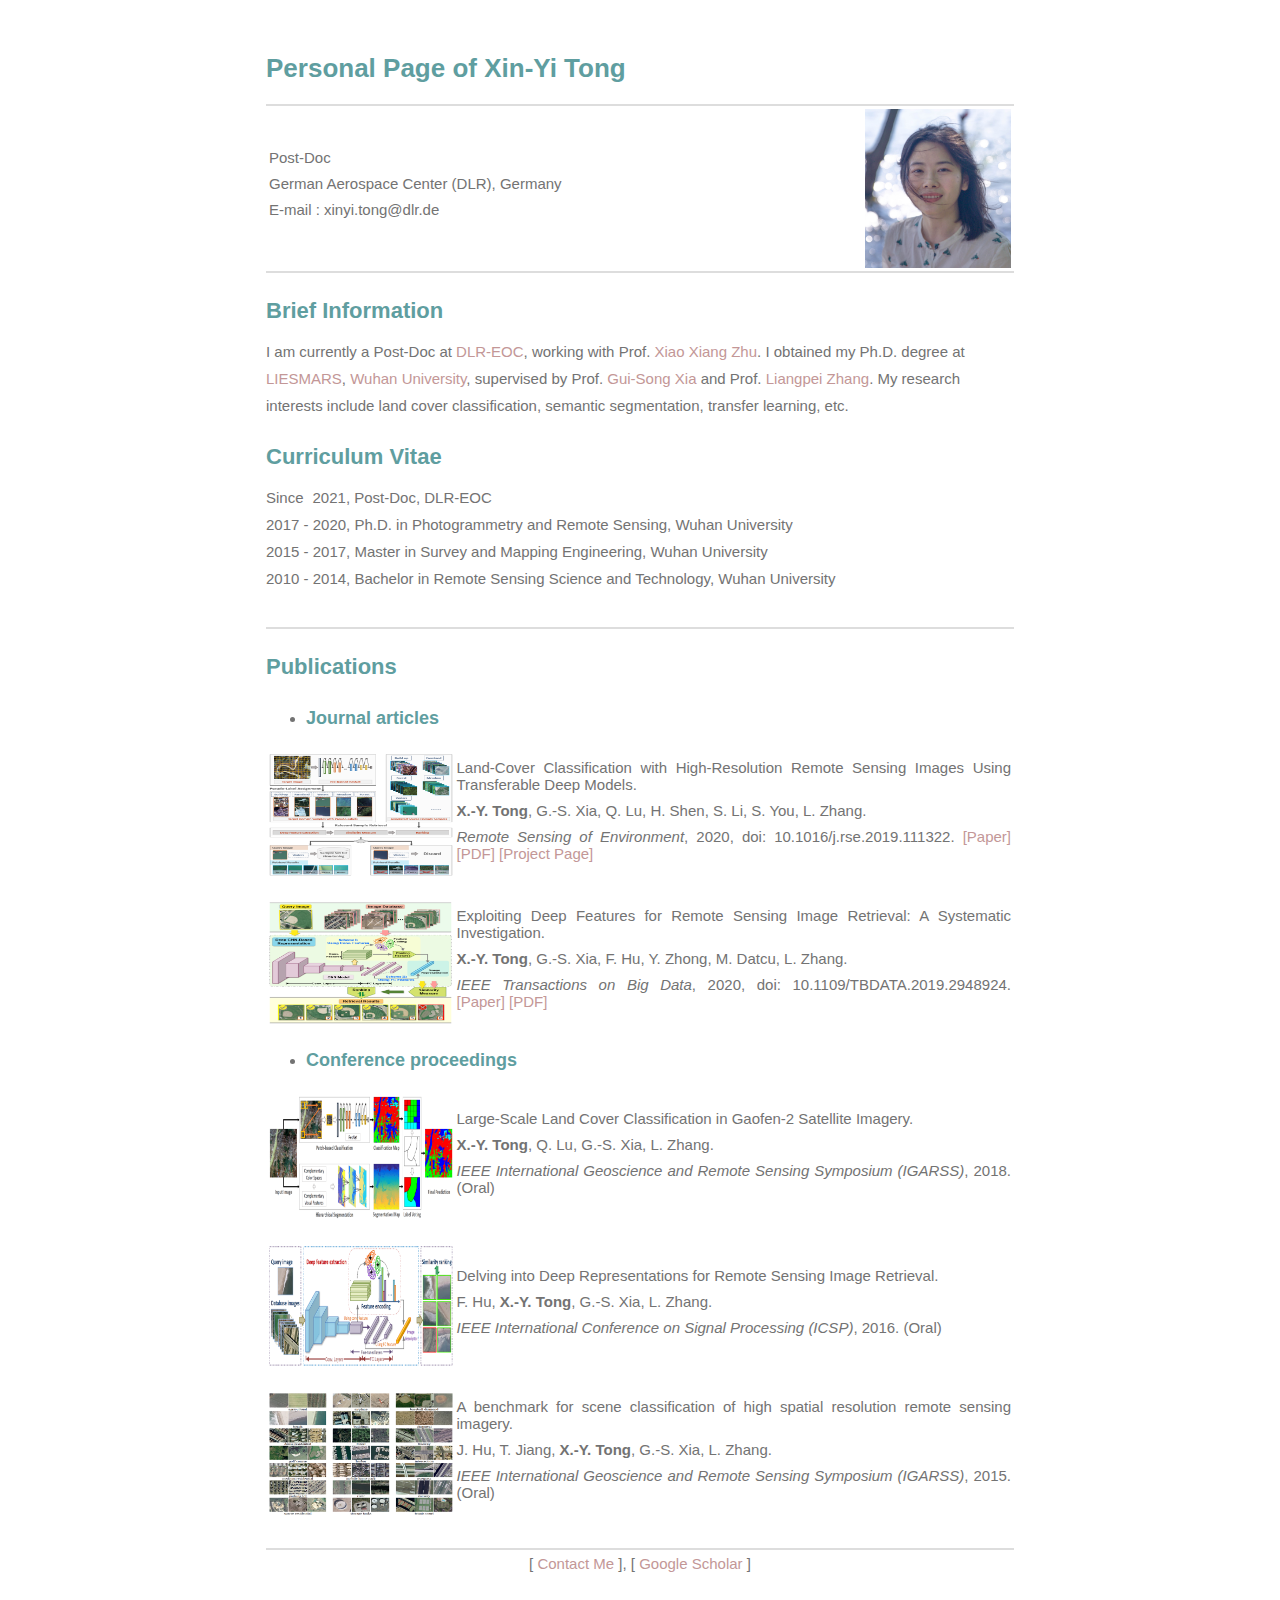
<file: index.html>
<html lang="en"><head>
    <meta charset="UTF-8">
    <title>Xin-Yi Tong</title>
<style id="system" type="text/css">
    h1,h2,h3,h4,h5,h6,p,blockquote {    margin: 0;    padding: 0;}
    body {font-family: "Helvetica Neue", Helvetica, "Hiragino Sans GB", Arial, sans-serif; 
        font-size: 15px; line-height: 27px; color: #737373; margin: 10px 13px 10px 13px;}
    tr,td {font-size: 15px; color: #737373; text-align: justify; text-justify: inter-character;}
    ul {text-align: justify; text-justify: inter-character;}
    a {color: #C39797; text-decoration: none;}
    a:hover {color: #8FBC8F; text-decoration: none;}
    a img {border: none;}
    p {margin-bottom: 9px;}
    h1,h2,h3,h4,h5,h6 {color: #5F9EA0; line-height: 36px;}
    h1 {margin-top: 50px; margin-bottom: 18px; font-size: 26px;}
    h2 {margin-top: 20px; font-size: 22px;}
    h3 {font-size: 18px;}
    h4 {font-size: 16px;}
    h5 {font-size: 14px;}
    h6 {font-size: 13px;}
    hr {margin: 0 0 19px; border: 0; border-bottom: 1px solid #ccc;}
    blockquote {padding: 13px 13px 21px 15px; margin-bottom: 18px; font-family:georgia,serif; font-style: italic;}
    blockquote:before {content:"C"; font-size:40px; margin-left:-10px; font-family:georgia,serif; color:#eee;}
    blockquote p {font-size: 14px; font-weight: 300; line-height: 18px; margin-bottom: 0; font-style: italic;}
    code, pre {font-family: Monaco, Andale Mono, Courier New, monospace;}
    code {background-color: #fee9cc; color: rgba(0, 0, 0, 0.75); padding: 1px 3px; font-size: 12px; 
        -webkit-border-radius: 3px; -moz-border-radius: 3px; border-radius: 3px;}
    pre {display: block; padding: 14px; margin: 0 0 18px; line-height: 16px; font-size: 11px; 
        border: 1px solid #d9d9d9; white-space: pre-wrap; word-wrap: break-word;}
    pre code {background-color: #fff; color:#737373; font-size: 11px; padding: 0;}
    @media screen and (min-width: 768px) {body {width: 748px; margin:10px auto;}}
    </style><style id="custom" type="text/css"></style></head>

<body marginheight="0"><h1>Personal Page of Xin-Yi Tong</h1>
    
<div style="border:0.8px solid #dddddd"></div> 
    
<table border="0">
  <tbody><tr>
    <td width="80%">
    <p>Post-Doc</p>
    <p>German Aerospace Center (DLR), Germany</p>
    <p>E-mail : xinyi.tong@dlr.de</p>
    </td>
    <td width="20%">
      <img src="/photo.jpg" width="100%"> 
    </td>
  </tr>
</tbody></table>

<div style="border:0.8px solid #dddddd"></div>   

<h2>Brief Information</h2>
<p><div>I am currently a Post-Doc at <a href="https://www.dlr.de/eoc/en">DLR-EOC</a>, working with Prof.
   <a href="https://scholar.google.de/citations?user=CNakdIgAAAAJ">Xiao Xiang Zhu</a>.
   I obtained my Ph.D. degree at <a href="http://www.lmars.whu.edu.cn/en/">LIESMARS</a>,  
   <a href="https://en.whu.edu.cn/">Wuhan University</a>, supervised by Prof. 
   <a href="https://scholar.google.com/citations?user=SAUCVsEAAAAJ">Gui-Song Xia</a> and Prof. 
   <a href="https://scholar.google.com/citations?user=vzj2hcYAAAAJ">Liangpei Zhang</a>.
   My research interests include 
   land cover classification, semantic segmentation, transfer learning, etc.</div></p>

<h2>Curriculum Vitae</h2>
<p><div>Since&thinsp;&thinsp;&thinsp;2021, Post-Doc, DLR-EOC</div>
   <div>2017 - 2020, Ph.D. in Photogrammetry and Remote Sensing, Wuhan University</div>
   <div>2015 - 2017, Master in Survey and Mapping Engineering, Wuhan University</div>
   <div>2010 - 2014, Bachelor in Remote Sensing Science and Technology, Wuhan University</div></p>
    
<div style="border:13px solid #FFFFFF"></div>    
<div style="border:0.8px solid #dddddd"></div>  
    
<h2>Publications</h2>
    
<ul>
<li><h3>Journal articles</h3>
</li>
</ul>

<table border="0">
<tbody><tr>
  <td width="25%">
  <img src="/figure/index/RSE-20.png" width="100%"> 
  </td>
  <td width="75%">
  <p>Land-Cover Classification with High-Resolution Remote Sensing Images Using Transferable Deep Models.</p>
  <p><b>X.-Y. Tong</b>, G.-S. Xia, Q. Lu, H. Shen, S. Li, S. You, L. Zhang.</p>
  <p><i>Remote Sensing of Environment</i>, 2020, doi: 10.1016/j.rse.2019.111322. 
    <a href="https://www.sciencedirect.com/science/article/abs/pii/S0034425719303414/">[Paper]</a>
    <a href="https://arxiv.org/pdf/1807.05713.pdf">[PDF]</a>
    <a href="https://x-ytong.github.io/project/GID.html">[Project Page]</a></p>
  </td>
</tr>
</tbody></table>

<div style="border:10px solid #FFFFFF"></div> 

<table border="0">
<tbody><tr>
  <td width="25%">
  <img src="/figure/index/TBD-19.png" width="100%"> 
  </td>
  <td width="75%">
  <p>Exploiting Deep Features for Remote Sensing Image Retrieval: A Systematic Investigation.</p>
  <p><b>X.-Y. Tong</b>, G.-S. Xia, F. Hu, Y. Zhong, M. Datcu, L. Zhang.</p>
  <p><i>IEEE Transactions on Big Data</i>, 2020, doi: 10.1109/TBDATA.2019.2948924. 
    <a href="https://ieeexplore.ieee.org/document/8880494/">[Paper]</a>
    <a href="https://arxiv.org/pdf/1707.07321.pdf">[PDF]</a></p>
  </td>
</tr>
</tbody></table>
    
<ul>
<li><h3>Conference proceedings</h3>
</li>
</ul>   
    
<table border="0">
<tbody><tr>
  <td width="25%">
  <img src="/figure/index/IGARSS-18.png" width="100%"> 
  </td>
  <td width="75%">
  <p>Large-Scale Land Cover Classification in Gaofen-2 Satellite Imagery.</p>
  <p><b>X.-Y. Tong</b>, Q. Lu, G.-S. Xia, L. Zhang.</p>
  <p><i>IEEE International Geoscience and Remote Sensing Symposium (IGARSS)</i>, 2018. (Oral)</p>
  </td>
</tr>
</tbody></table>

<div style="border:10px solid #FFFFFF"></div> 

<table border="0">
<tbody><tr>
  <td width="25%">
  <img src="/figure/index/ICSP-16.png" width="100%"> 
  </td>
  <td width="75%">
  <p>Delving into Deep Representations for Remote Sensing Image Retrieval.</p>
  <p>F. Hu, <b>X.-Y. Tong</b>, G.-S. Xia, L. Zhang.</p>
  <p><i>IEEE International Conference on Signal Processing (ICSP)</i>, 2016. (Oral)</p>
  </td>
</tr>
</tbody></table>

<div style="border:10px solid #FFFFFF"></div> 
	
<table border="0">
<tbody><tr>
  <td width="25%">
  <img src="/figure/index/IGARSS-15.png" width="100%"> 
  </td>
  <td width="75%">
  <p>A benchmark for scene classification of high spatial resolution remote sensing imagery.</p>
  <p>J. Hu, T. Jiang, <b>X.-Y. Tong</b>, G.-S. Xia, L. Zhang.</p>
  <p><i>IEEE International Geoscience and Remote Sensing Symposium (IGARSS)</i>, 2015. (Oral)</p>
  </td>
</tr>
</tbody></table>

<div style="border:15px solid #FFFFFF"></div>    
<div style="border:0.8px solid #dddddd"></div>     

<p style="text-align:center;">
    [<a href="mailto:xinyi.tong@dlr.de"> Contact Me </a>],
    [<a href="https://scholar.google.com/citations?user=O-yq850AAAAJ"> Google Scholar </a>]</p>
		
<div style="border:50px solid #FFFFFF "></div>	
            
</body></html>
</file>
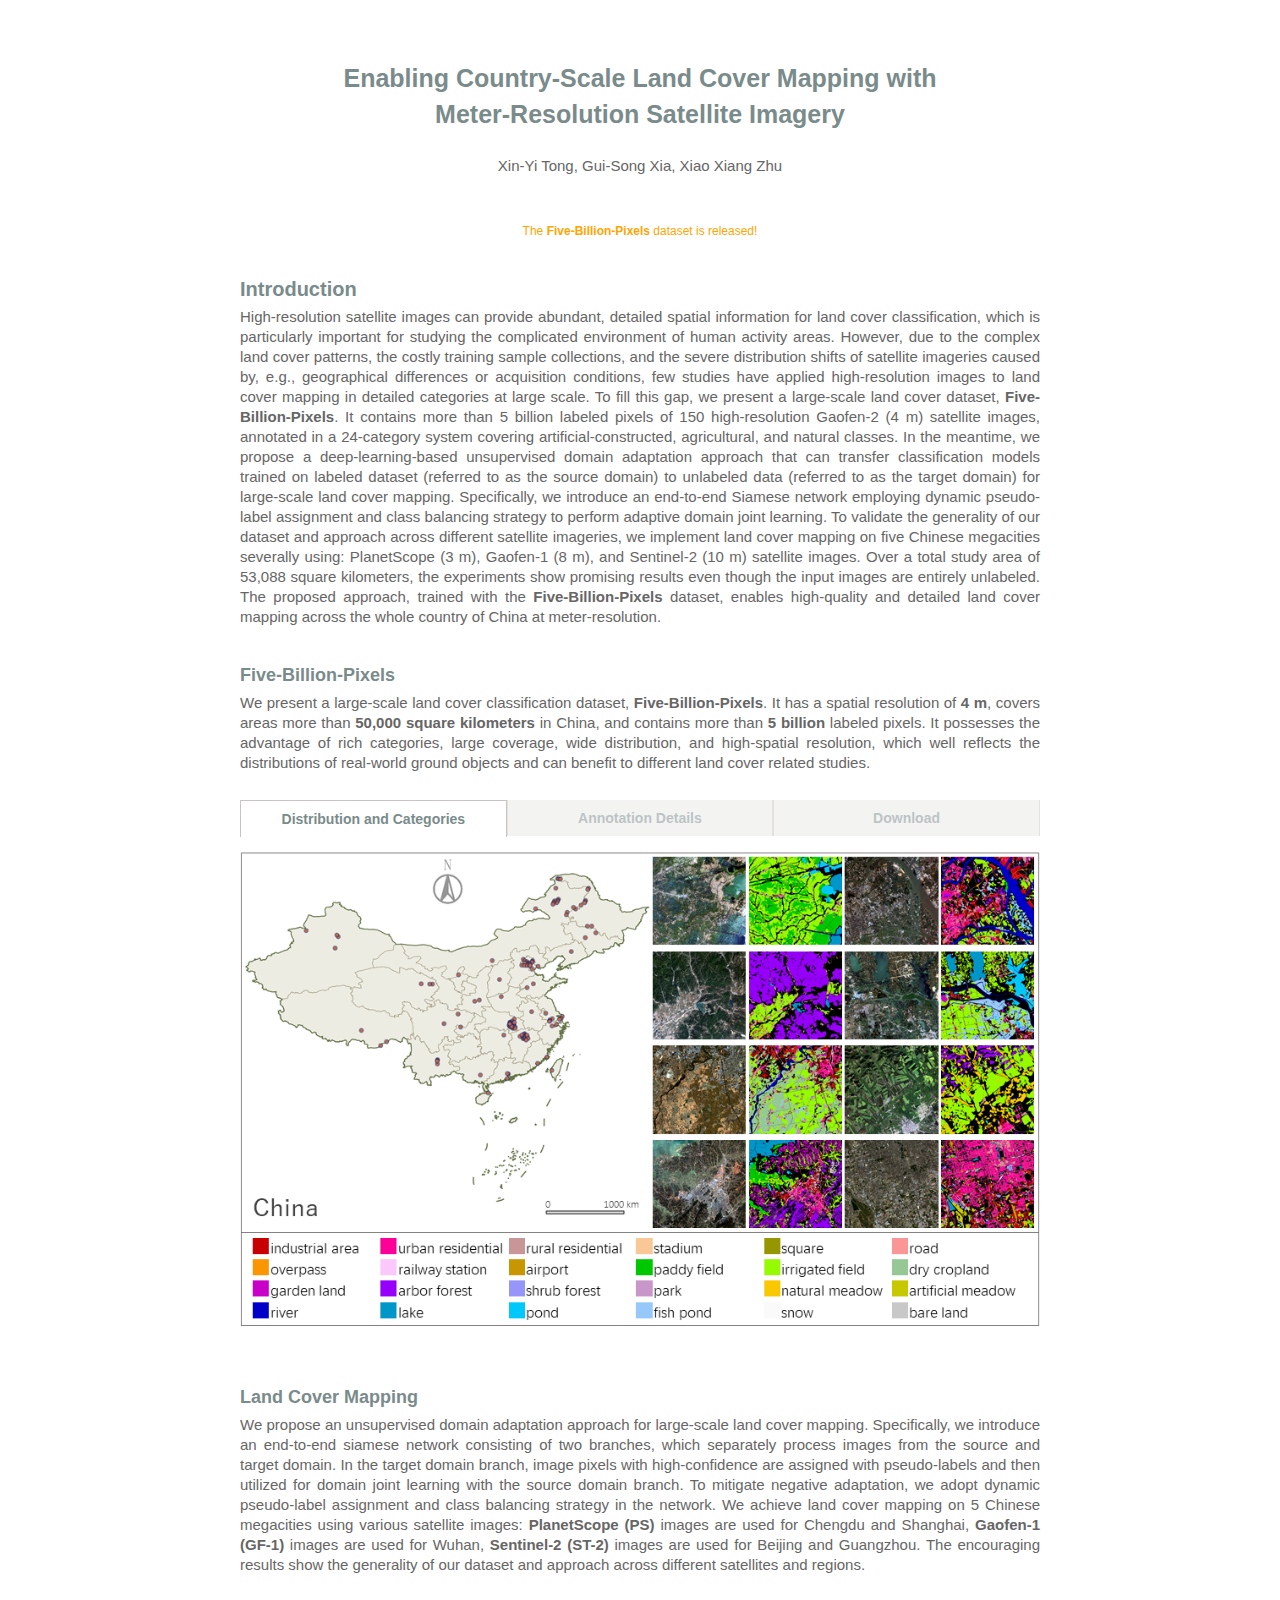
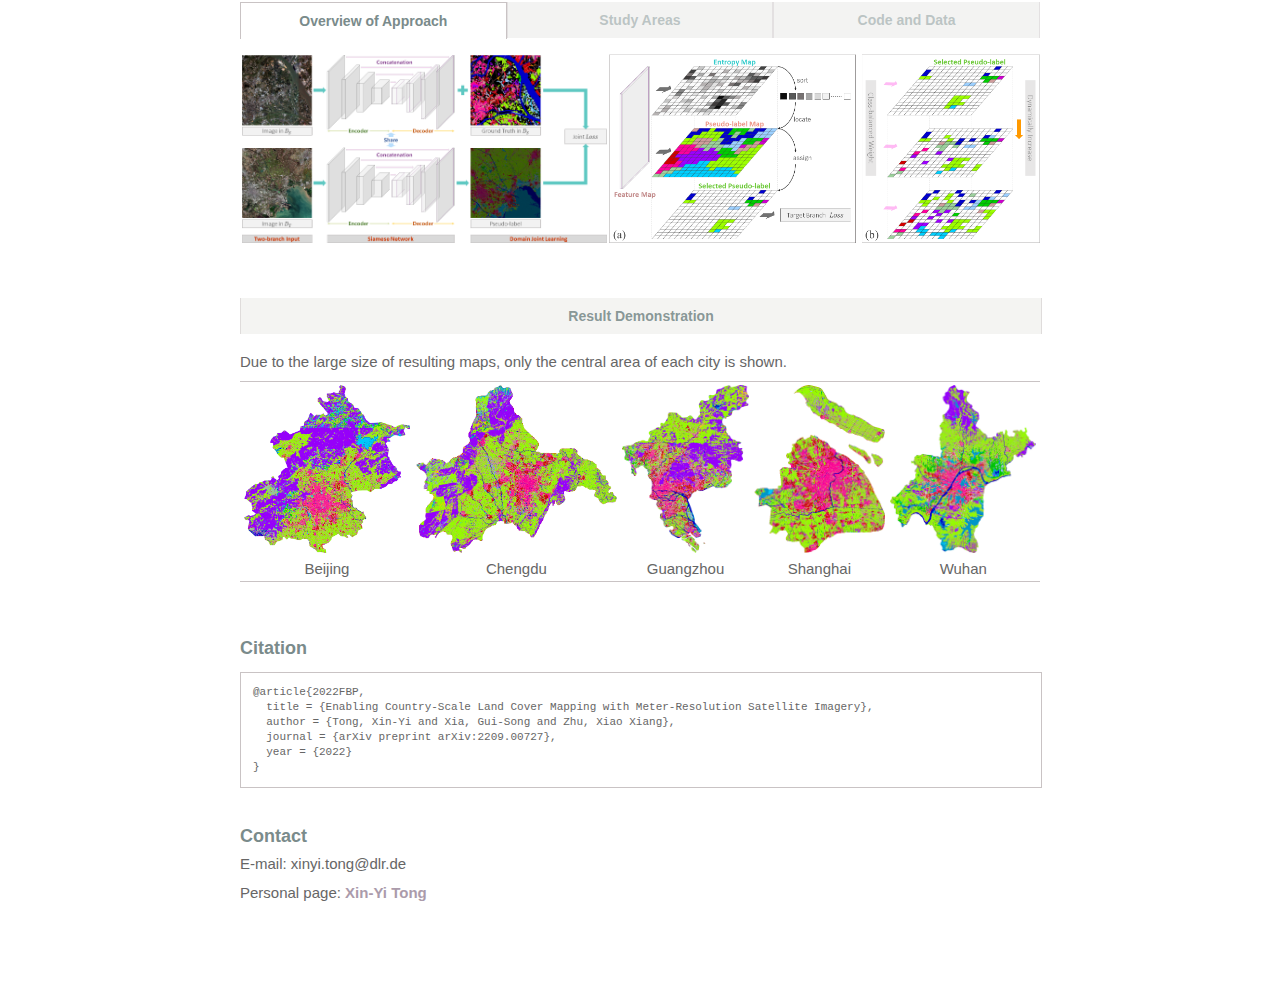
<file: project/Five-Billion-Pixels.html>
<!DOCTYPE html>
<html lang="en">
<head>
	<meta charset="UTF-8">
	<title>Five-Billion-Pixels Dataset</title>
	<link type="text/css" href="/project/head/system.css" rel="stylesheet"/>
	<link type="text/css" href="/project/head/custom.css" rel="stylesheet"/>
	<script type="text/javascript" src="/project/head/custom.js"></script>
</head>

<body marginheight="0">
<div align="center"><h1>Enabling Country-Scale Land Cover Mapping with <br> Meter-Resolution Satellite Imagery</h1></div>

<p style="text-align: center">Xin-Yi Tong, Gui-Song Xia, Xiao Xiang Zhu</p>

<div style="border: 18px solid #FFFFFF"></div>
<p style="font-size: 12px; color: orange; text-align: center">The <b>Five-Billion-Pixels</b> dataset is released!</p>

<h2>Introduction</h2>
<p>High-resolution satellite images can provide abundant, detailed spatial information for land cover classification, which is particularly 
important for studying the complicated environment of human activity areas. However, due to the complex land cover patterns, the costly 
training sample collections, and the severe distribution shifts of satellite imageries caused by, e.g., geographical differences or acquisition 
conditions, few studies have applied high-resolution images to land cover mapping in detailed categories at large scale. To fill this gap, we 
present a large-scale land cover dataset, <b>Five-Billion-Pixels</b>. It contains more than 5 billion labeled pixels of 150 high-resolution 
Gaofen-2 (4 m) satellite images, annotated in a 24-category system covering artificial-constructed, agricultural, and natural classes. In the 
meantime, we propose a deep-learning-based unsupervised domain adaptation approach that can transfer classification models trained on labeled 
dataset (referred to as the source domain) to unlabeled data (referred to as the target domain) for large-scale land cover mapping. Specifically, 
we introduce an end-to-end Siamese network employing dynamic pseudo-label assignment and class balancing strategy to perform adaptive domain 
joint learning. To validate the generality of our dataset and approach across different satellite imageries, we implement land cover mapping 
on five Chinese megacities severally using: PlanetScope (3 m), Gaofen-1 (8 m), and Sentinel-2 (10 m) satellite images. Over a total study area of 
53,088 square kilometers, the experiments show promising results even though the input images are entirely unlabeled. The proposed approach, 
trained with the <b>Five-Billion-Pixels</b> dataset, enables high-quality and detailed land cover mapping across the whole country of China at 
meter-resolution.</p>

<h3>Five-Billion-Pixels</h3>
<p>We present a large-scale land cover classification dataset, <b>Five-Billion-Pixels</b>. It has a spatial resolution of <b>4 m</b>, covers areas 
more than <b>50,000 square kilometers</b> in China, and contains more than <b>5 billion</b> labeled pixels. It possesses the advantage of rich 
categories, large coverage, wide distribution, and high-spatial resolution, which well reflects the distributions of real-world ground objects and 
can benefit to different land cover related studies.</p>

<div style="border: 9px solid #FFFFFF"></div>
<div id = "tab1" class = "tabMenu">
	<ul>
	<li class="on"><h4>Distribution and Categories</h4></li>
        <li class="off"><h4>Annotation Details</h4></li>
        <li class="off"><h4>Download</h4></li>
        </ul>
	<div id="firstPage" class="show">
	<img src="/figure/GID24/GID24example.png" width="800px">
        </div>
        <div id="secondPage" class= "hide">
	<p style="margin-top: 5px"><b>Five-Billion-Pixels</b> extends <a href="https://x-ytong.github.io/project/GID.html"><b>GID</b></a> 
	and <a href="https://captain-whu.github.io/HPS-Net/"><b>GID-15</b></a>. Every label map has been carefully amended and expanded.</p>
        <img src="/figure/GID24/GID24detail.png" width="800px">
        </div>
        <div id="thirdPage" class = "hide">
        <p style="margin-top: 5px"><b>Five-Billion-Pixels</b> can be download from Onedrive or Baidudrive:</p>
        <li style="margin-top: 15px" class = "dot"><span class = "lin">Link: <a href="https://whueducn-my.sharepoint.com/:f:/g/personal/xinyi_tong_whu_edu_cn/EodxwsN54_5Ph0LAMROBi9sBWPzgCYAbBW-LK75qcrOG8w"><b>Onedrive</b></a></span></li>
        <li style="margin-top: 12px" class = "dot"><span class = "lin">Link: <a href="https://pan.baidu.com/s/1CX-qH8WQdSfQV7AspeHXeA"><b>Baidudrive</b></a> (only available in China region, extraction code: FBPS)</span></li>
        </div>
</div>
<div style="border: 9px solid #FFFFFF"></div>
		
<h3>Land Cover Mapping</h3>
<p> We propose an unsupervised domain adaptation approach for large-scale land cover mapping. Specifically, we introduce an end-to-end siamese 
network consisting of two branches, which separately process images from the source and target domain. In the target domain branch, image pixels 
with high-confidence are assigned with pseudo-labels and then utilized for domain joint learning with the source domain branch. To mitigate 
negative adaptation, we adopt dynamic pseudo-label assignment and class balancing strategy in the network. We achieve land cover mapping on 5 
Chinese megacities using various satellite images: <b>PlanetScope (PS)</b> images are used for Chengdu and Shanghai, <b>Gaofen-1 (GF-1)</b> 
images are used for Wuhan, <b>Sentinel-2 (ST-2)</b> images are used for Beijing and Guangzhou. The encouraging results show the generality of 
our dataset and approach across different satellites and regions.</p>

<div style="border: 9px solid #FFFFFF"></div>
<div id = "tab2" class = "tabMenu">
	<ul>
	<li class="on"><h4>Overview of Approach</h4></li>
        <li class="off"><h4>Study Areas</h4></li>
        <li class="off"><h4>Code and Data</h4></li>
        </ul>
	<div id="firstPage" class="show">
	<table align="center"><tr>
	<td><img src="/figure/GID24/GID24siamesenetwork.png" style="height:188.6px"></td>
	<td><img src="/figure/GID24/GID24pseudolabel.png" style="height:188.6px"></td>
	</tr></table>
        </div>
        <div id="secondPage" class= "hide">
	<img src="/figure/GID24/GID24studyarea.png" width="800px">
        </div>
        <div id="thirdPage" class = "hide">
        <li style="margin-top: 5px" class = "dot"><span class = "lin">Link: <a href=" "><b>Coming Soon</b></a> </span></li>
        </div>
</div>
<div style="border: 9px solid #FFFFFF"></div>

<h4 class = "bar">Result Demonstration</h4>
<p style="margin-top: 18px"> Due to the large size of resulting maps, only the central area of each city is shown.</p>
	<hr></hr> 
	<table align="center"><tr>
	<td style="text-align:center"><a href="https://x-ytong.github.io/project/page/Five-Billion-Pixels_beijing.html">  <img src="/figure/GID24/GID24beijingsmall.png"   style="height:168px"></a> <br> Beijing   </td>
	<td style="text-align:center"><a href="https://x-ytong.github.io/project/page/Five-Billion-Pixels_chengdu.html">  <img src="/figure/GID24/GID24chengdusmall.png"   style="height:168px"></a> <br> Chengdu   </td>
	<td style="text-align:center"><a href="https://x-ytong.github.io/project/page/Five-Billion-Pixels_guangzhou.html"><img src="/figure/GID24/GID24guangzhousmall.png" style="height:168px"></a> <br> Guangzhou </td>
	<td style="text-align:center"><a href="https://x-ytong.github.io/project/page/Five-Billion-Pixels_shanghai.html"> <img src="/figure/GID24/GID24shanghaismall.png"  style="height:168px"></a> <br> Shanghai  </td>
	<td style="text-align:center"><a href="https://x-ytong.github.io/project/page/Five-Billion-Pixels_wuhan.html">    <img src="/figure/GID24/GID24wuhansmall.png"     style="height:168px"></a> <br> Wuhan     </td>
	</tr></table>
	<hr></hr>  
<div style="border: 9px solid #FFFFFF"></div>

<h3>Citation</h3>
<pre>
@article{2022FBP,
  title = {Enabling Country-Scale Land Cover Mapping with Meter-Resolution Satellite Imagery},
  author = {Tong, Xin-Yi and Xia, Gui-Song and Zhu, Xiao Xiang},
  journal = {arXiv preprint arXiv:2209.00727},
  year = {2022}
}
</pre>

<h3>Contact</h3>
<p>E-mail: xinyi.tong@dlr.de</p>
<p>Personal page: <a href="https://x-ytong.github.io/index.html"><b>Xin-Yi Tong</b></a></p>

<div style="border:40px solid #FFFFFF"></div>


</body>
</html>
</file>
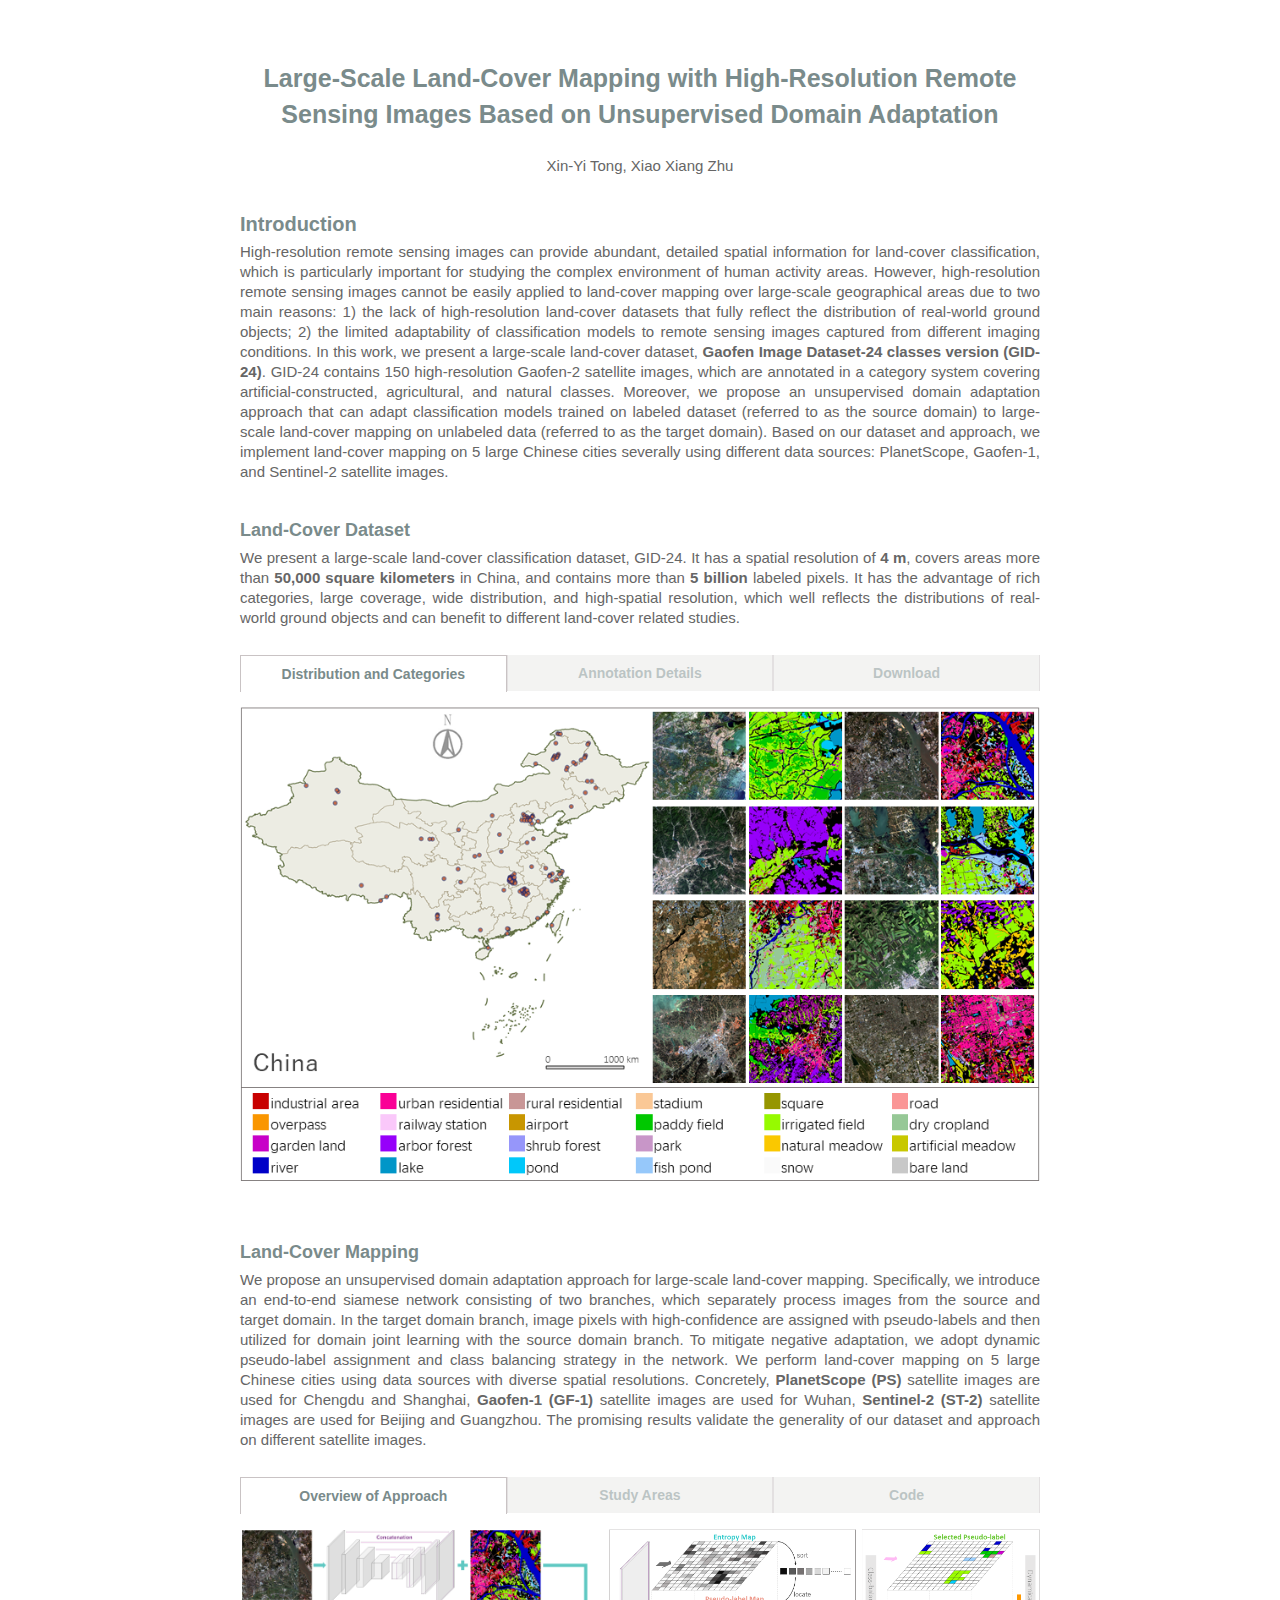
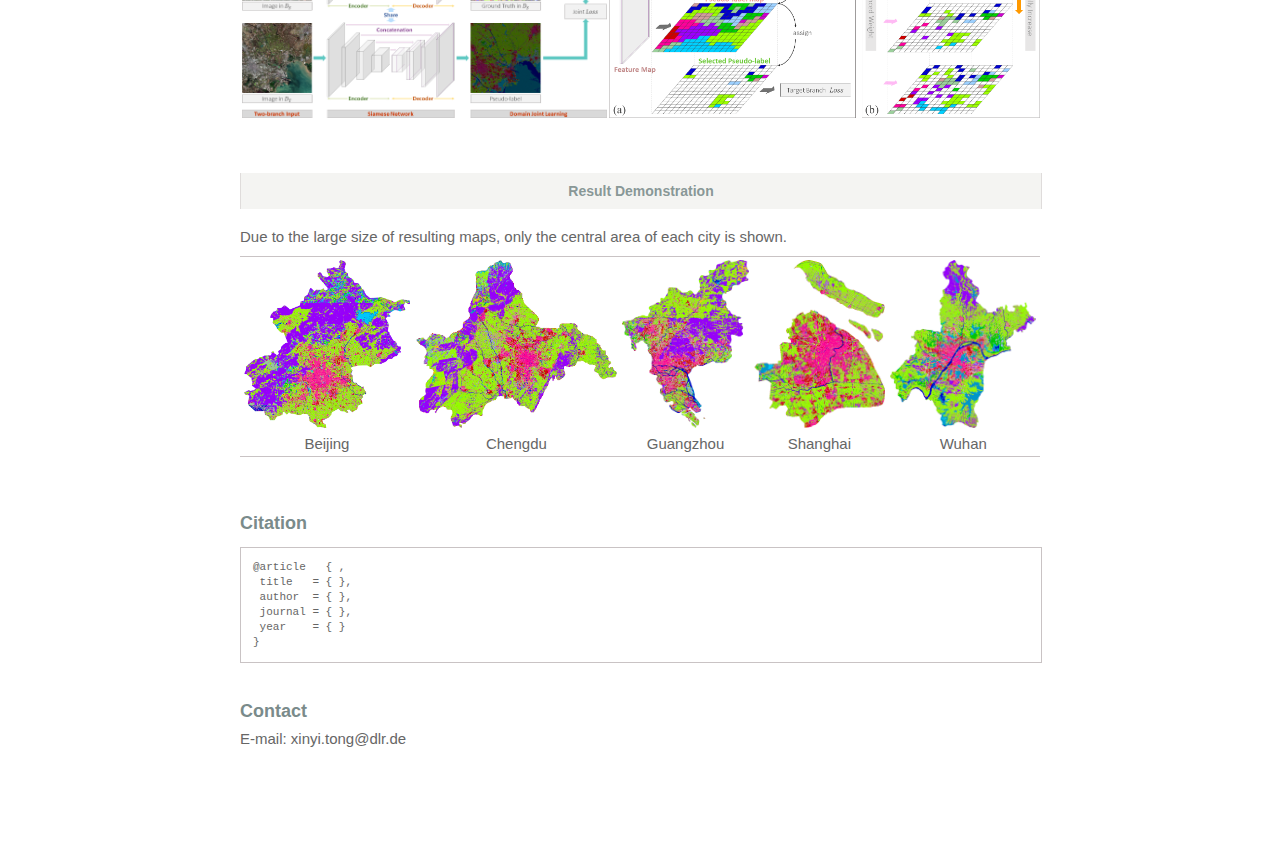
<file: project/GID-24.html>
<!DOCTYPE html>
<html lang="en">
<head>
	<meta charset="UTF-8">
	<title>GID-24</title>
	<link type="text/css" href="/project/head/system.css" rel="stylesheet"/>
	<link type="text/css" href="/project/head/custom.css" rel="stylesheet"/>
	<script type="text/javascript" src="/project/head/custom.js"></script>
</head>

<body marginheight="0">
<div align="center"><h1>Large-Scale Land-Cover Mapping with High-Resolution Remote Sensing Images Based on Unsupervised Domain Adaptation</h1></div>

<p style="text-align: center;">Xin-Yi Tong, Xiao Xiang Zhu</p>

<h2>Introduction</h2>
<p>High-resolution remote sensing images can provide abundant, detailed spatial information for land-cover classification, which is particularly 
important for studying the complex environment of human activity areas. However, high-resolution remote sensing images cannot be easily applied 
to land-cover mapping over large-scale geographical areas due to two main reasons: 1) the lack of high-resolution land-cover datasets that fully 
reflect the distribution of real-world ground objects; 2) the limited adaptability of classification models to remote sensing images captured 
from different imaging conditions. 
In this work, we present a large-scale land-cover dataset, <b>Gaofen Image Dataset-24 classes version (GID-24)</b>. GID-24 contains 150 
high-resolution Gaofen-2 satellite images, which are annotated in a category system covering artificial-constructed, agricultural, and natural 
classes. Moreover, we propose an unsupervised domain adaptation approach that can adapt classification models trained on labeled dataset 
(referred to as the source domain) to large-scale land-cover mapping on unlabeled data (referred to as the target domain). Based on our dataset 
and approach, we implement land-cover mapping on 5 large Chinese cities severally using different data sources: PlanetScope, Gaofen-1, and 
Sentinel-2 satellite images.</p>

<h3>Land-Cover Dataset</h3>
<p>We present a large-scale land-cover classification dataset, GID-24. It has a spatial resolution of <b>4 m</b>, covers areas more than 
<b>50,000 square kilometers</b> in China, and contains more than <b>5 billion</b> labeled pixels. It has the advantage of rich categories, 
large coverage, wide distribution, and high-spatial resolution, which well reflects the distributions of real-world ground objects and 
can benefit to different land-cover related studies.</p>

<div style="border: 9px solid #FFFFFF"></div>
<div id = "tab1" class = "tabMenu">
	<ul>
	<li class="on"><h4>Distribution and Categories</h4></li>
        <li class="off"><h4>Annotation Details</h4></li>
        <li class="off"><h4>Download</h4></li>
        </ul>
	<div id="firstPage" class="show">
	<img src="/figure/GID24/GID24example.png" width="800px">
        </div>
        <div id="secondPage" class= "hide">
        <img src="/figure/GID24/GID24detail.png" width="800px">
        </div>
        <div id="thirdPage" class = "hide">
        <li class = "dot"><span class = "lin">Link: <a href=" "><b>Coming Soon</b></a> </span></li>
        </div>
</div>
<div style="border: 9px solid #FFFFFF"></div>
		
<h3>Land-Cover Mapping</h3>
<p> We propose an unsupervised domain adaptation approach for large-scale land-cover mapping. Specifically, we introduce an end-to-end siamese 
network consisting of two branches, which separately process images from the source and target domain. In the target domain branch, image pixels 
with high-confidence are assigned with pseudo-labels and then utilized for domain joint learning with the source domain branch. To mitigate 
negative adaptation, we adopt dynamic pseudo-label assignment and class balancing strategy in the network. We perform land-cover mapping on 5 
large Chinese cities using data sources with diverse spatial resolutions. Concretely, <b>PlanetScope (PS)</b> satellite images are used for 
Chengdu and Shanghai, <b>Gaofen-1 (GF-1)</b> satellite images are used for Wuhan, <b>Sentinel-2 (ST-2)</b> satellite images are used for Beijing 
and Guangzhou. The promising results validate the generality of our dataset and approach on different satellite images.</p>

<div style="border: 9px solid #FFFFFF"></div>
<div id = "tab2" class = "tabMenu">
	<ul>
	<li class="on"><h4>Overview of Approach</h4></li>
        <li class="off"><h4>Study Areas</h4></li>
        <li class="off"><h4>Code</h4></li>
        </ul>
	<div id="firstPage" class="show">
	<table align="center"><tr>
	<td><img src="/figure/GID24/GID24siamesenetwork.png" style="height:188.6px;"></td>
	<td><img src="/figure/GID24/GID24pseudolabel.png" style="height:188.6px;"></td>
	</tr></table>
        </div>
        <div id="secondPage" class= "hide">
	<img src="/figure/GID24/GID24studyarea.png" width="800px">
        </div>
        <div id="thirdPage" class = "hide">
        <li class = "dot"><span class = "lin">Link: <a href=" "><b>Coming Soon</b></a> </span></li>
        </div>
</div>
<div style="border: 9px solid #FFFFFF"></div>

<h4 class = "bar">Result Demonstration</h4>

<div style="border: 9px solid #FFFFFF"></div>
<p> Due to the large size of resulting maps, only the central area of each city is shown.</p>
	<hr></hr> 
	<table align="center"><tr>
	<td style="text-align:center;"><a href="https://x-ytong.github.io/project/GID-24_beijing.html">  <img src="/figure/GID24/GID24beijingsmall.png"   style="height:168px;"></a> <br> Beijing   </td>
	<td style="text-align:center;"><a href="https://x-ytong.github.io/project/GID-24_chengdu.html">  <img src="/figure/GID24/GID24chengdusmall.png"   style="height:168px;"></a> <br> Chengdu   </td>
	<td style="text-align:center;"><a href="https://x-ytong.github.io/project/GID-24_guangzhou.html"><img src="/figure/GID24/GID24guangzhousmall.png" style="height:168px;"></a> <br> Guangzhou </td>
	<td style="text-align:center;"><a href="https://x-ytong.github.io/project/GID-24_shanghai.html"> <img src="/figure/GID24/GID24shanghaismall.png"  style="height:168px;"></a> <br> Shanghai  </td>
	<td style="text-align:center;"><a href="https://x-ytong.github.io/project/GID-24_wuhan.html">    <img src="/figure/GID24/GID24wuhansmall.png"     style="height:168px;"></a> <br> Wuhan     </td>
	</tr></table>
	<hr></hr>  
<div style="border: 9px solid #FFFFFF"></div>

<h3>Citation</h3>
<pre>
@article   { ,
 title   = { },
 author  = { },
 journal = { },
 year    = { }
}
</pre>

<h3>Contact</h3>
<p>E-mail: xinyi.tong@dlr.de</p>

<div style="border:40px solid #FFFFFF"></div>


</body>
</html>
</file>
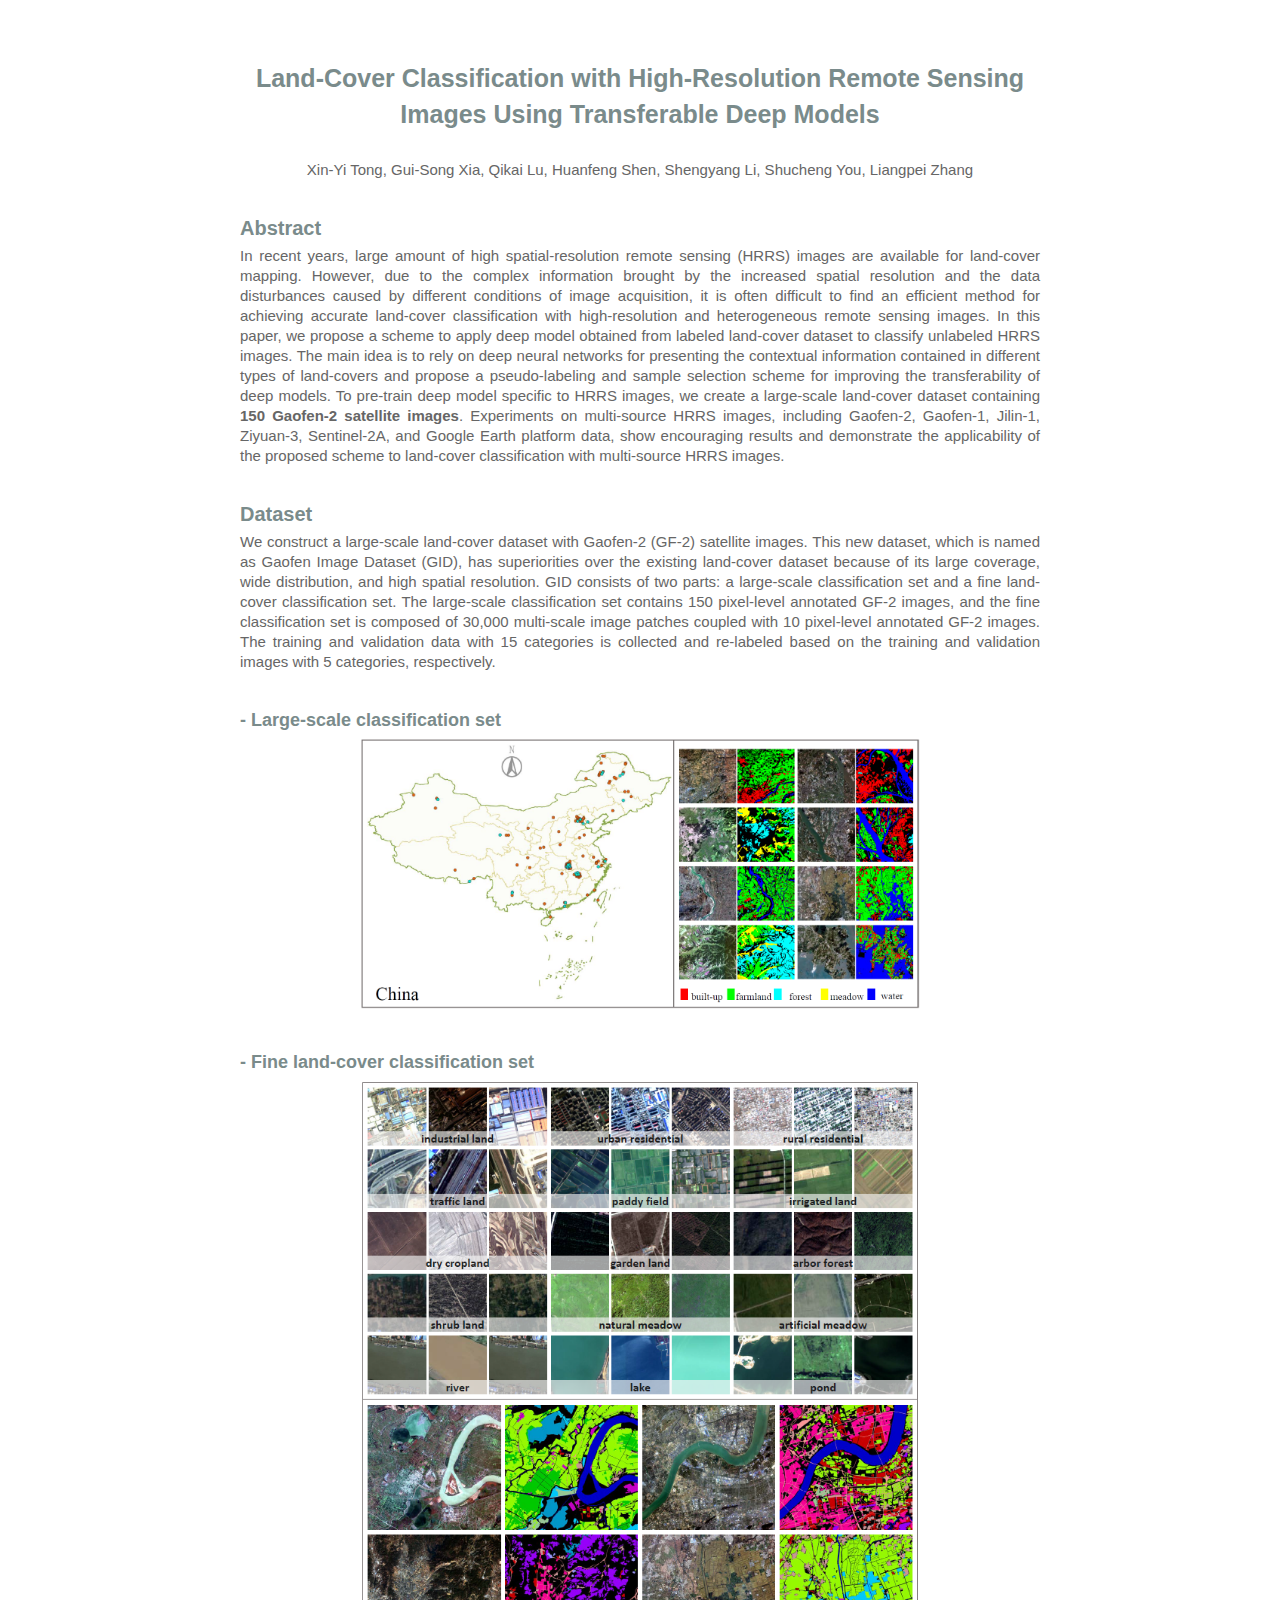
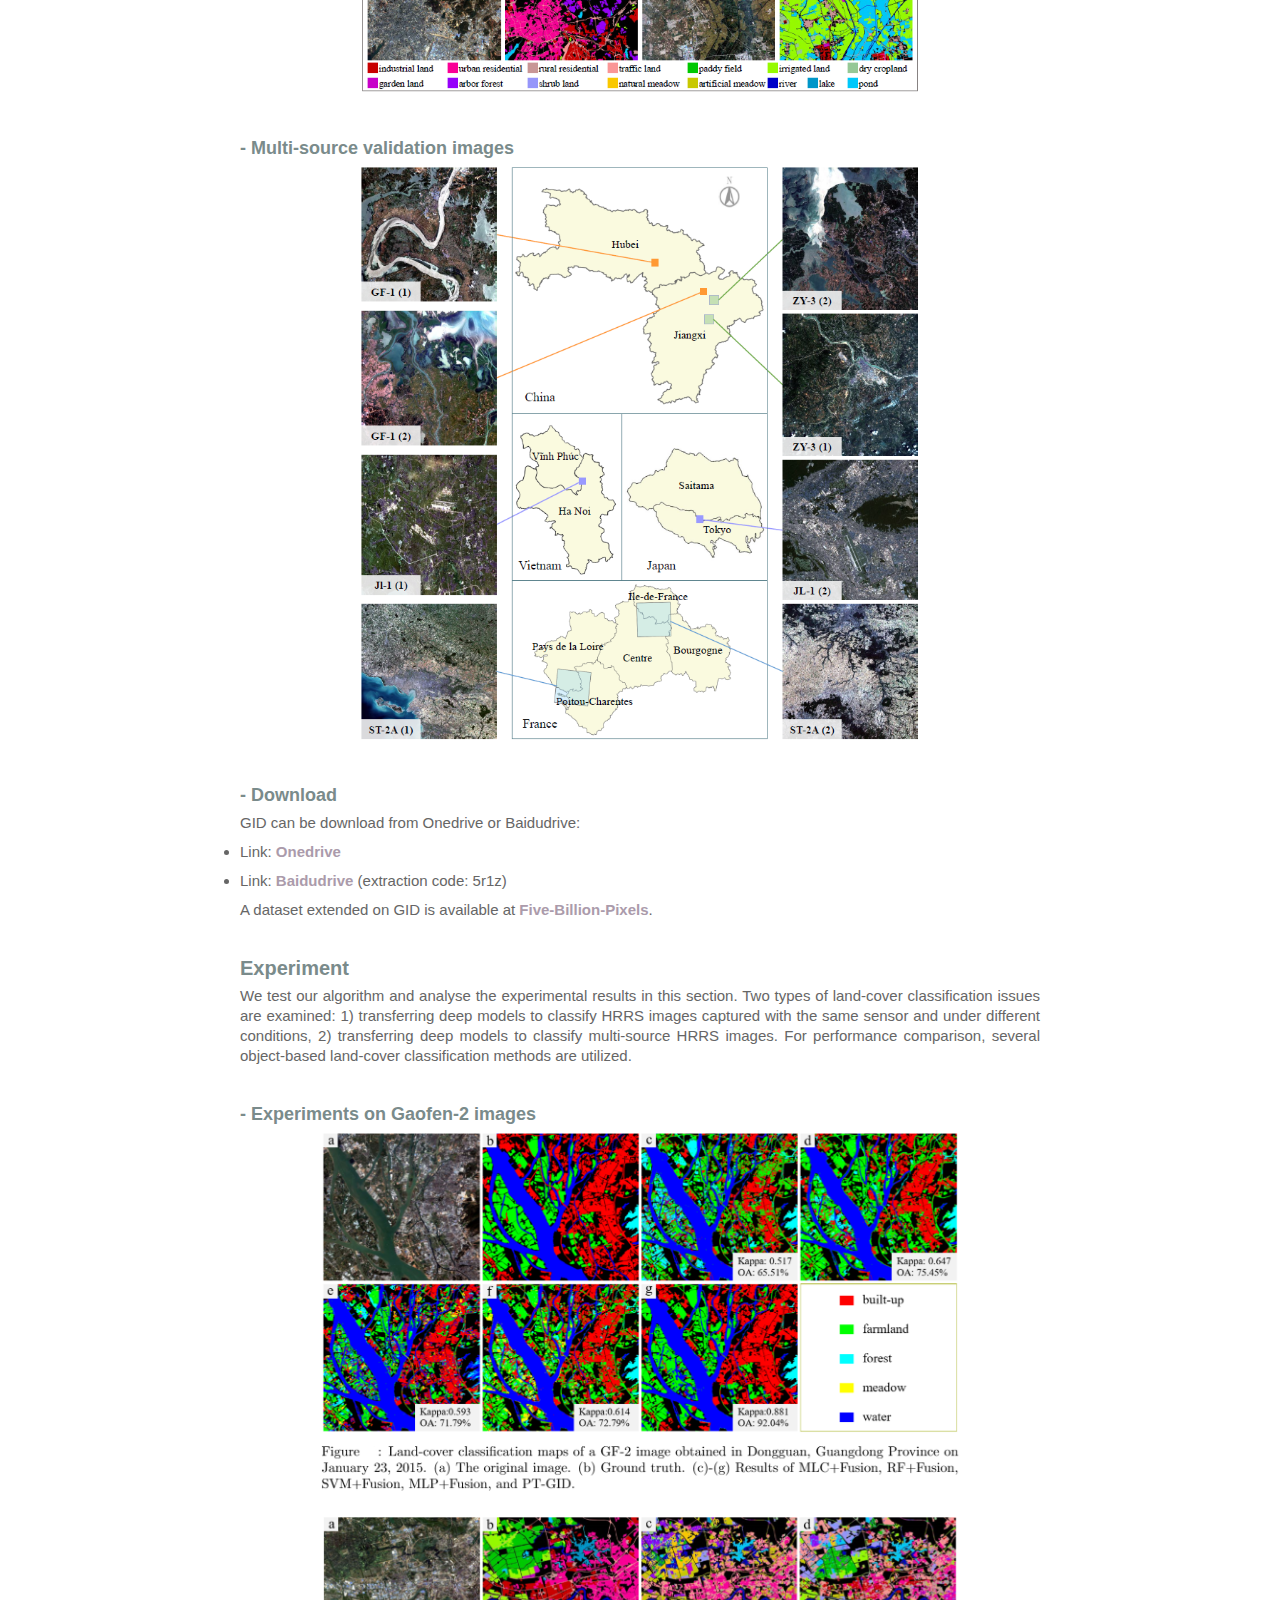
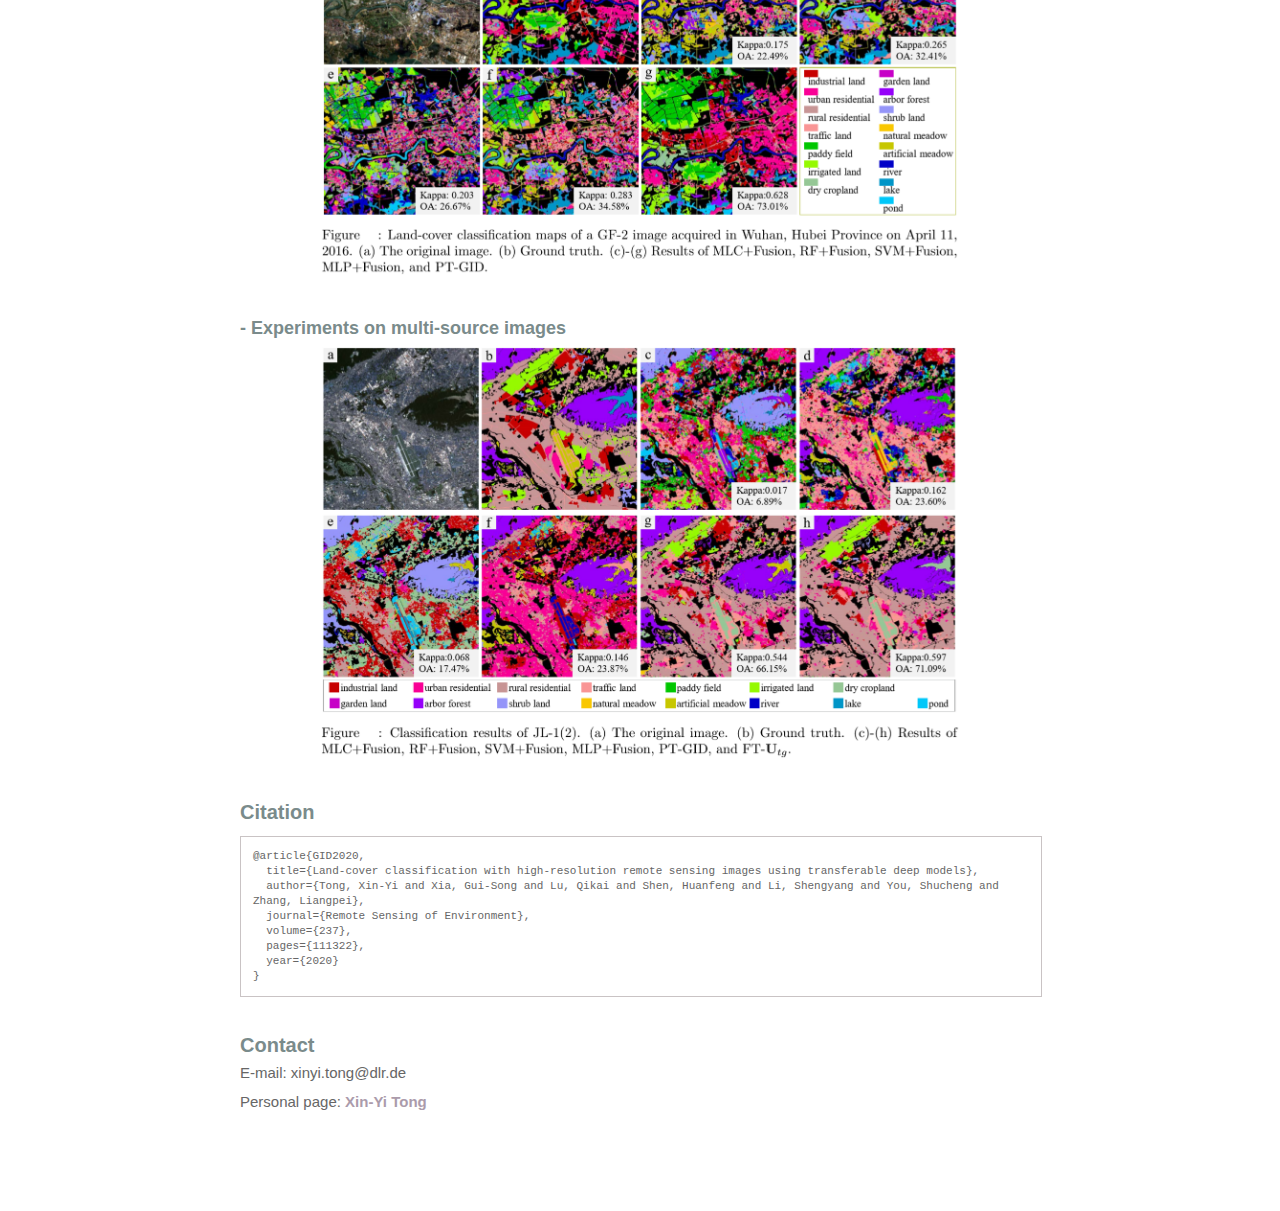
<file: project/GID.html>
<!DOCTYPE html>
<html lang="en">
<head>
	<meta charset="UTF-8">
	<title>GID Dataset</title>
	<link type="text/css" href="/project/head/system.css" rel="stylesheet"/>
	<link type="text/css" href="/project/head/custom.css" rel="stylesheet"/>
</head>

<body marginheight="0">
<div align="center"><h1>Land-Cover Classification with High-Resolution Remote Sensing Images Using Transferable Deep Models</h1></div>
    
<div style="border:2px solid #FFFFFF "></div>

<div align="center">Xin-Yi Tong, Gui-Song Xia, Qikai Lu, Huanfeng Shen, Shengyang Li, Shucheng You, Liangpei Zhang</div>

<h2>Abstract</h2>
<p>In recent years, large amount of high spatial-resolution remote sensing (HRRS) images are available for land-cover mapping. 
However, due to the complex information brought by the increased spatial resolution and the data disturbances caused by 
different conditions of image acquisition, it is often difficult to find an efficient method for achieving accurate land-cover 
classification with high-resolution and heterogeneous remote sensing images. In this paper, we propose a scheme to apply deep 
model obtained from labeled land-cover dataset to classify unlabeled HRRS images. The main idea is to rely on deep neural 
networks for presenting the contextual information contained in different types of land-covers and propose a pseudo-labeling 
and sample selection scheme for improving the transferability of deep models. To pre-train deep model specific to HRRS images, 
we create a large-scale land-cover dataset containing <b>150 Gaofen-2 satellite images</b>. Experiments on multi-source HRRS 
images, including Gaofen-2, Gaofen-1, Jilin-1, Ziyuan-3, Sentinel-2A, and Google Earth platform data, show encouraging results 
and demonstrate the applicability of the proposed scheme to land-cover classification with multi-source HRRS images.</p>

<h2>Dataset</h2>
<p>We construct a large-scale land-cover dataset with Gaofen-2 (GF-2) satellite images. This new dataset, which is named as 
Gaofen Image Dataset (GID), has superiorities over the existing land-cover dataset because of its large coverage, wide distribution, 
and high spatial resolution. GID consists of two parts: a large-scale classification set and a fine land-cover classification set. 
The large-scale classification set contains 150 pixel-level annotated GF-2 images, and the fine classification set is composed of 
30,000 multi-scale image patches coupled with 10 pixel-level annotated GF-2 images. The training and validation data with 15 
categories is collected and re-labeled based on the training and validation images with 5 categories, respectively.</p>

<h3>- Large-scale classification set</h3>
	<div align="center"><img src="/figure/GID/GIDlarge.png" width="70%"></div>

<h3>- Fine land-cover classification set</h3>
	<div align="center"><img src="/figure/GID/GIDfine.png" width="70%"></div>

<h3>- Multi-source validation images</h3>
	<div align="center"><img src="/figure/GID/GIDmulti.png" width="70%"></div>

<h3>- Download</h3>
<p>GID can be download from Onedrive or Baidudrive:</p>
<p><li>Link: <a href="https://whueducn-my.sharepoint.com/:f:/g/personal/xinyi_tong_whu_edu_cn/El2LVTJPk3VAuL7_eENrZ68BLPDsJJvm80uYbwXABx5Wuw?e=GwePwA/"><b>Onedrive</b></a></li></p>
<p><li>Link: <a href="https://pan.baidu.com/s/1kdMdgXCUWFmlpaKXjFRaaA/"><b>Baidudrive</b></a> (extraction code: 5r1z)</li></p>
<p>A dataset extended on GID is available at <a href="https://x-ytong.github.io/project/Five-Billion-Pixels.html"><b>Five-Billion-Pixels</b></a>.</p>
	
<h2>Experiment</h2>
<p>We test our algorithm and analyse the experimental results in this section. Two types of land-cover classification issues are 
examined: 1) transferring deep models to classify HRRS images captured with the same sensor and under different conditions, 
2) transferring deep models to classify multi-source HRRS images. For performance comparison, several object-based land-cover 
classification methods are utilized.</p>
<h3>- Experiments on Gaofen-2 images</h3>
        <div align="center"><img src="/figure/GID/GIDresultmap5.png" width="80%"></div>
	<div style="border:10px solid #FFFFFF "></div>
	<div align="center"><img src="/figure/GID/GIDresultmap15.png" width="80%"></div>
<h3>- Experiments on multi-source images</h3>
        <div align="center"><img src="/figure/GID/GIDmultiresultmap15.png" width="80%"></div>
	
<h2>Citation</h2>
<pre>
@article{GID2020,
  title={Land-cover classification with high-resolution remote sensing images using transferable deep models},
  author={Tong, Xin-Yi and Xia, Gui-Song and Lu, Qikai and Shen, Huanfeng and Li, Shengyang and You, Shucheng and Zhang, Liangpei},
  journal={Remote Sensing of Environment},
  volume={237},
  pages={111322},
  year={2020}
}
</pre>

<h2>Contact</h2>
<p>E-mail: xinyi.tong@dlr.de</p>
<p>Personal page: <a href="https://x-ytong.github.io/index.html"><b>Xin-Yi Tong</b></a></p>


<div style="border:40px solid #FFFFFF"></div>


</body></html>
</file>
<file: project/head/system.css>
* {margin: 0; padding: 0;}
body {font-family: "Helvetica Neue", Helvetica, "Hiragino Sans GB", Arial, sans-serif; 
      font-size: 15px; line-height: 20px; color: #666666; margin: 10px 13px 10px 13px;}

ul {text-align: justify; text-justify: inter-character;}
a {color: #AB9BAB; text-decoration: none;}
a:hover {color: rgba(255,103,0,0.6); text-decoration: none;}
a img {border: 1px solid transparent;}
a img:hover {border: 1px solid #FF6700; filter: alpha (Opacity = 50); -moz-opacity: 0.5; opacity: 0.5;}
p {width: 800px; margin-bottom: 9px; text-align: justify; text-justify: inter-character;}
table {width: 800px;}
tr,td {font-size: 15px; color: #666666; text-align: justify; text-justify: inter-character;}

h1,h2,h3 {width: 800px; color: #7A8B8B; line-height: 36px;}
h1 {margin-top: 60px; margin-bottom: 24px; font-size: 25px;}
h2 {margin-top: 30px; font-size: 20px;}
h3 {margin-top: 30px; font-size: 18px;}
h4 {color: #7A8B8B; line-height: 36px; font-size: 14px;}
hr {width: 800px; border: 0; border-bottom: 1px solid #C9C3C4;}

code, pre {font-family: Monaco, Andale Mono, Courier New, monospace;}
code {background-color: #FEE9CC; color: rgba(0, 0, 0, 0.75); padding: 1px 3px; font-size: 11px; 
      -webkit-border-radius: 3px; -moz-border-radius: 3px; border-radius: 3px;}
pre {width: 776px; padding: 12px; margin: 6px 0 30px 0; line-height: 15px; font-size: 11px; 
     border: 1px solid #C9C3C4; white-space: pre-wrap; word-wrap: break-word; display: block;}
pre code {background-color: #FFFFFF; color: #666666; font-size: 11px; padding: 0;}

@media screen and (min-width: 800px) {body {width: 800px; margin:10px auto;}}
</file>
<file: project/head/custom.css>
.tabMenu          {width: 800px;}
.tabMenu ul       {list-style: none; height: 50px;}
.tabMenu ul li    {width: 33.08%; float: left; text-align: center; line-height: 30px; 
                   border-right: 1px solid #C9C3C4; border-left: 1px solid #C9C3C4; background: #E9E9E6; 
	                 filter: alpha (Opacity = 50); -moz-opacity: 0.5; opacity: 0.5;}
.tabMenu ul li.on {border-top: 1px solid #C9C3C4; background:#FFFFFF; 
	                 filter: alpha (Opacity = 100); -moz-opacity: 1; opacity: 1;}
.tabMenu ul li.ho {filter: alpha (Opacity = 90); -moz-opacity: 0.9; opacity: 0.9;}
.tabMenu div      {width: 100%; margin: 0 0;}
.hide             {display: none;}

.bar {width: 800px; text-align: center; margin-top: 30px; background: rgba(233,233,230,0.5); color: rgba(122,139,139,0.9);
      border-right: 1px solid rgba(201,195,196,0.5); border-left: 1px solid rgba(201,195,196,0.5);}
.dot {color: #D8BFD8;}
.lin {color: #666666;}
</file>
